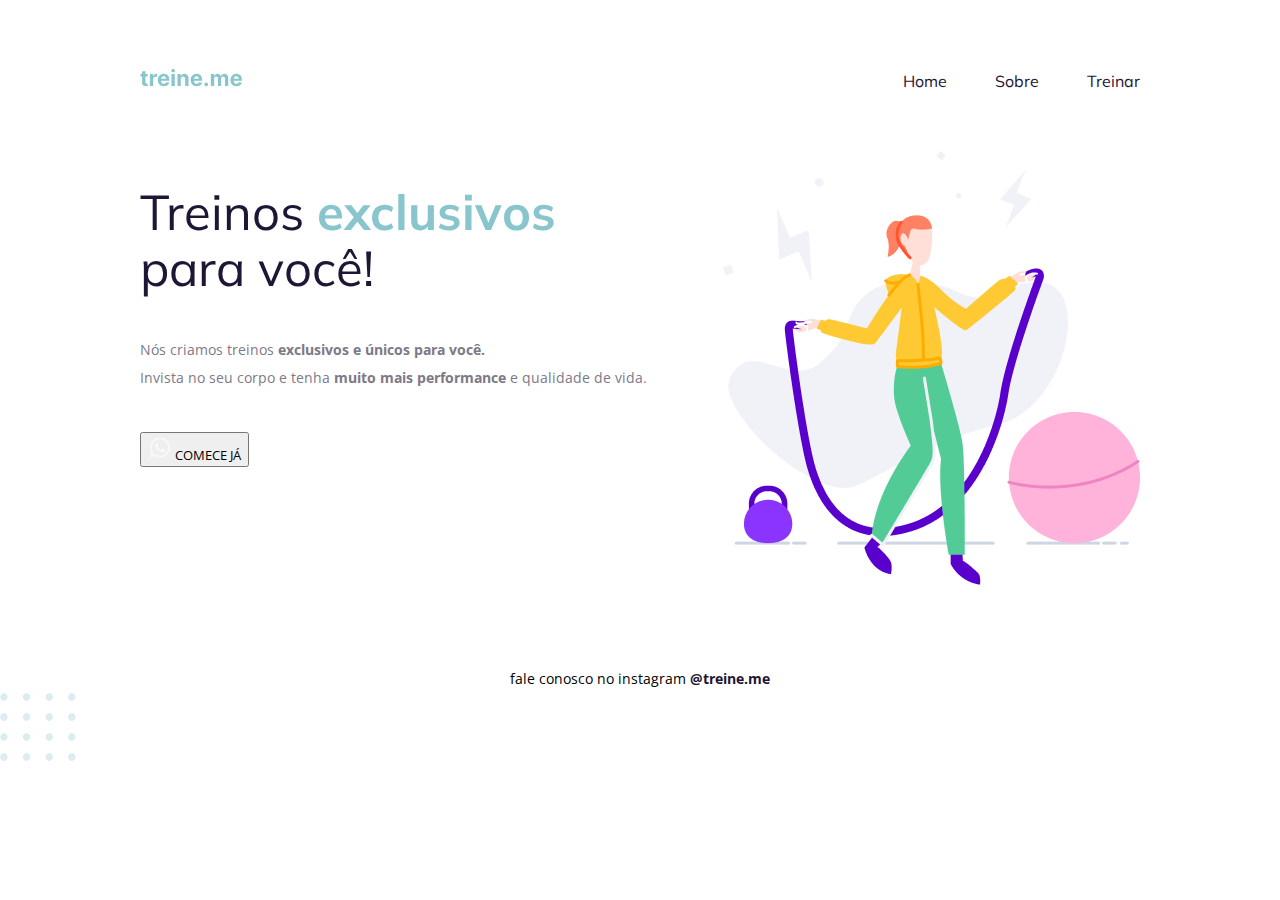
<file: Explorer/Projeto02/index.html>
<!DOCTYPE html>
<html lang="pt-br">
<head>
    <link rel="preconnect" href="https://fonts.googleapis.com">
    <link rel="preconnect" href="https://fonts.gstatic.com" crossorigin>
    
    <meta charset="UTF-8">
    <meta name="viewport" content="width=device-width, initial-scale=1.0">
    <title>Treine me</title>
    
    <link href="https://fonts.googleapis.com/css2?family=Mulish:wght@400;700&family=Open+Sans:wght@400;700&display=swap" rel="stylesheet">  

    <link rel="stylesheet" href="style.css">
</head>
<body>
    <div class="page">            
        <nav>
            <a href="#" id="logo">
                <img src="images/logo.svg" alt="Treine.me" />
            </a>
            <ul>
                <li><a href="#">Home</a></li>
                <li><a href="#">Sobre</a></li>
                <li><a href="#">Treinar</a></li>
            </ul>
        </nav>
        <main>
            <section>
                <h1>Treinos <span>exclusivos</span> para você!</h1>
                <p>
                    Nós criamos treinos <strong>exclusivos e únicos para você.</strong><br />
                    Invista no seu corpo e tenha <strong>muito mais performance</strong> e qualidade de vida.
                </p>
                <button>
                    <img src="images/whats.svg" alt="ícone do Whatsapp" />
                    Comece já
                </button>
            </section>
            <img src="images/img.png" alt="Desenho de uma mulher pulando corda numa academia">
        </main>
        <footer>
            fale conosco no instagram <a href="https://instagram.com/treineme" target="_blank">@treine.me</a>
        </footer>
    </div>
    <img src="images/balls.svg" alt="bolinhas decorativas verdes no canto inferior direito da página">
</body>
</html>
</file>
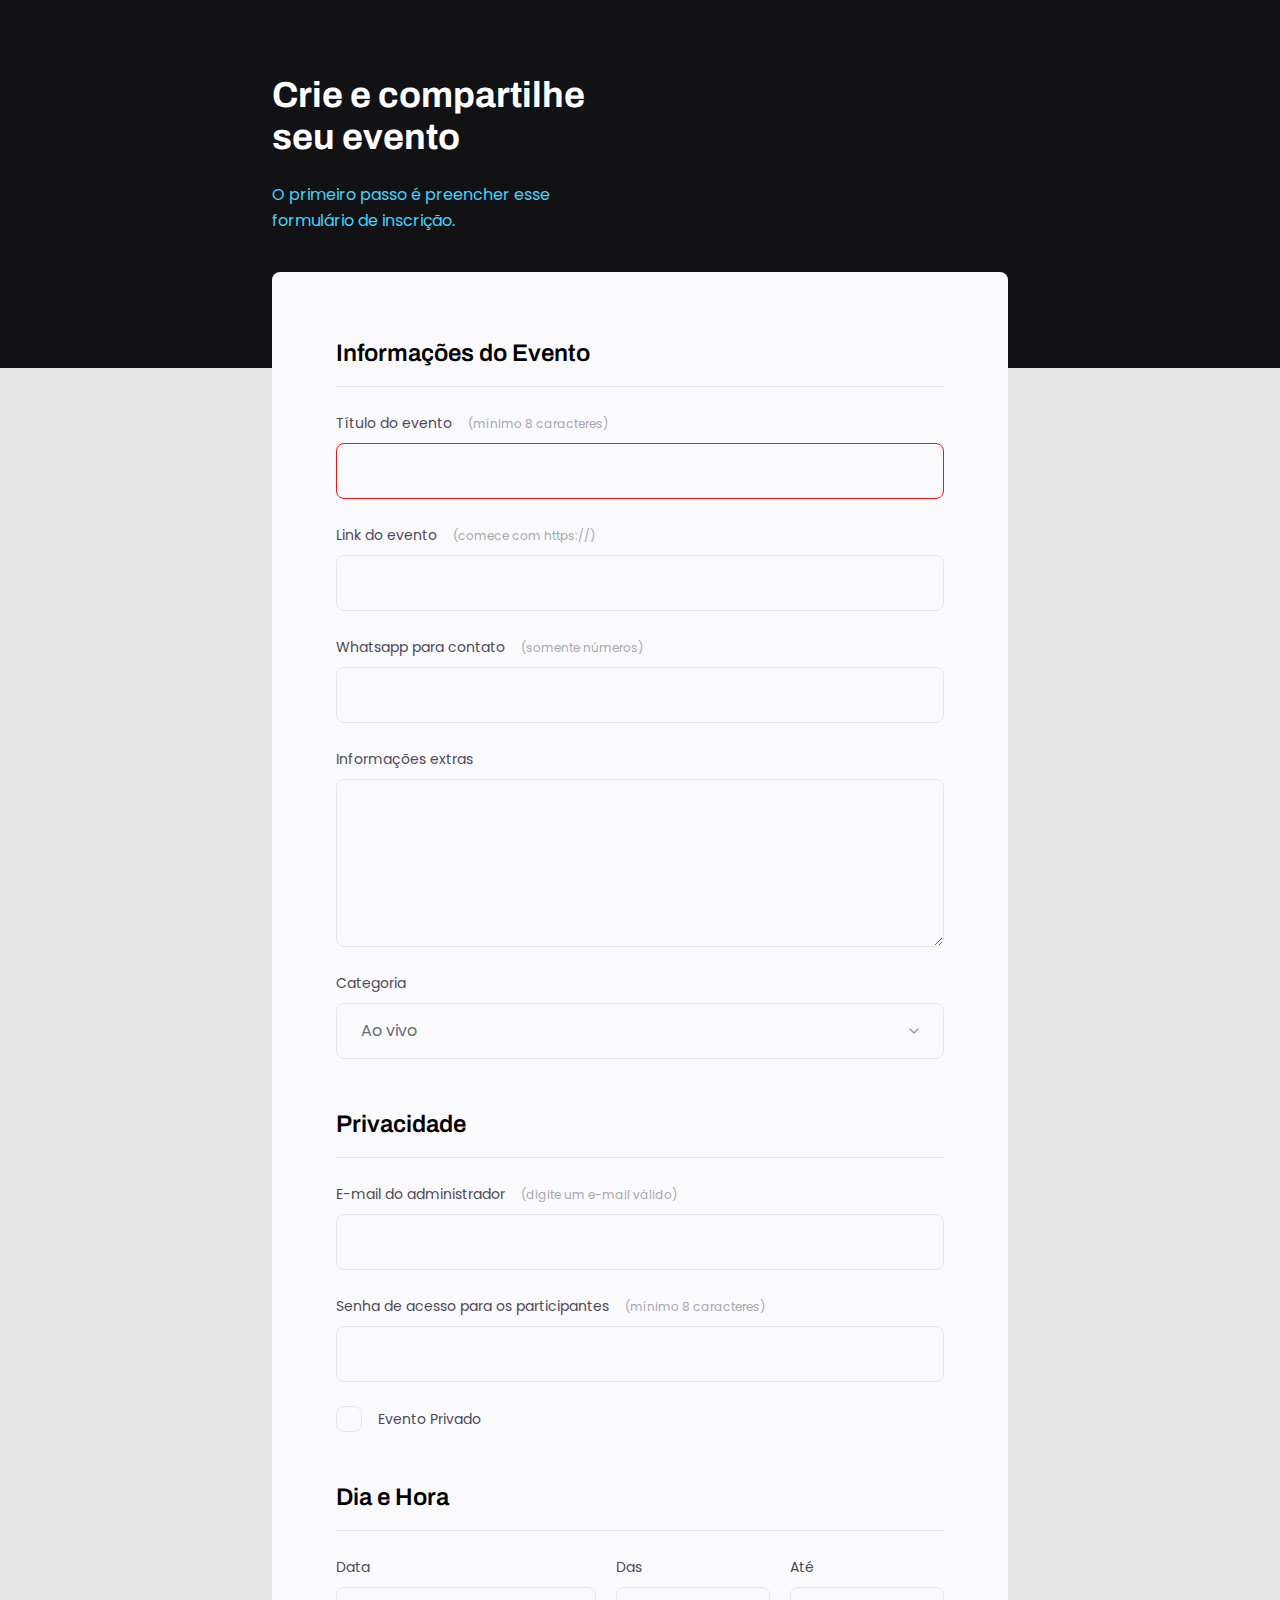
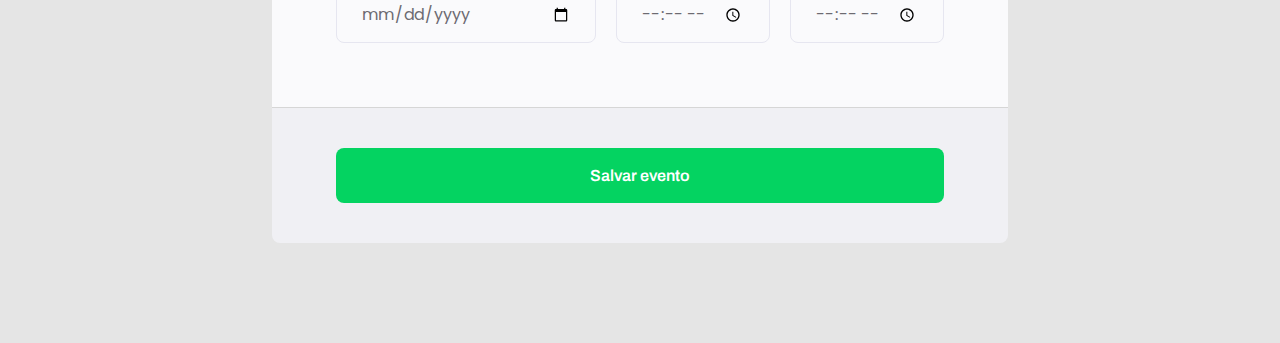
<file: Explorer/Projeto03/index.html>
<!DOCTYPE html>
<html lang="pt-br">
<head>
    <link rel="preconnect" href="https://fonts.googleapis.com">
    <link rel="preconnect" href="https://fonts.gstatic.com" crossorigin>
    <meta charset="UTF-8">
    <meta name="viewport" content="width=device-width, initial-scale=1.0">
    <link href="https://fonts.googleapis.com/css2?family=Archivo:wght@600;700&family=Poppins:wght@400&display=swap" rel="stylesheet">
    <link rel="stylesheet" href="style.css">
    <title>Crie seu evento</title>
</head>
<body>
    <div class="page">
        <header>
            <h1>Crie e compartilhe seu evento</h1>
            <p>O primeiro passo é preencher esse formulário de inscrição.</p>
        </header>
        <form id="my-form">
            <fieldset>
                <div class="fieldset-wrapper">
                    <legend>Informações do Evento</legend>
                    <div class="input-wrapper">
                        <label for="event-title">Título do evento <span>(mínimo 8 caracteres)</span></label>
                        <input type="text" id="event-title" required minlength="8">
                    </div>
                    <div class="input-wrapper">
                        <label for="event-link">Link do evento <span>(comece com https://)</span></label>
                        <input type="url" id="event-link">
                    </div>
                    <div class="input-wrapper">
                        <label for="event-whatsapp">Whatsapp para contato <span>(somente números)</span></label>
                        <input type="number" id="event-whatsapp">
                    </div>
                    <div class="input-wrapper">
                        <label for="event-info">Informações extras</label>
                        <textarea id="event-info"></textarea>
                    </div>
                    <div class="input-wrapper">
                        <label for="event-category">Categoria</label>
                        <select id="event-category">
                            <option value="live">Ao vivo</option>
                            <option value="podcast">Podcast</option>
                            <option value="mentorship">Mentoria</option>
                        </select>
                    </div>
                </div>
            </fieldset>
            <fieldset>
                <div class="fieldset-wrapper">
                    <legend>Privacidade</legend>
                    <div class="input-wrapper">
                        <label for="event-email">E-mail do administrador <span>(digite um e-mail válido)</span></label>
                        <input type="email" id="event-email">
                    </div>
                    <div class="input-wrapper">
                        <label for="event-password">Senha de acesso para os participantes <span>(mínimo 8 caracteres)</span></label>
                        <input type="password" id="event-password" minlength="8">
                    </div>

                    <div class="checkbox-wrapper">
                        <label for="event-private">Evento Privado</label>
                        <input type="checkbox" id="event-private">
                    </div>
                </div>
            </fieldset>
            <fieldset>
                <div class="fieldset-wrapper">
                    <legend>Dia e Hora</legend>

                    <div class="col-3">
                        <div class="input-wrapper">
                            <label for="event-date">Data</label>
                            <input type="date" id="event-date">
                        </div>
                        <div class="input-wrapper">
                            <label for="event-begin">Das</label>
                            <input type="time" id="event-begin">
                        </div>
                        <div class="input-wrapper">
                            <label for="event-end">Até</label>
                            <input type="time" id="event-end">
                        </div>
                    </div>                  
                </div>
            </fieldset>
        </form>
        <footer>
            <button class="button" form="my-form">Salvar evento</button>
        </footer>
    </div>
</body>
</html>
</file>
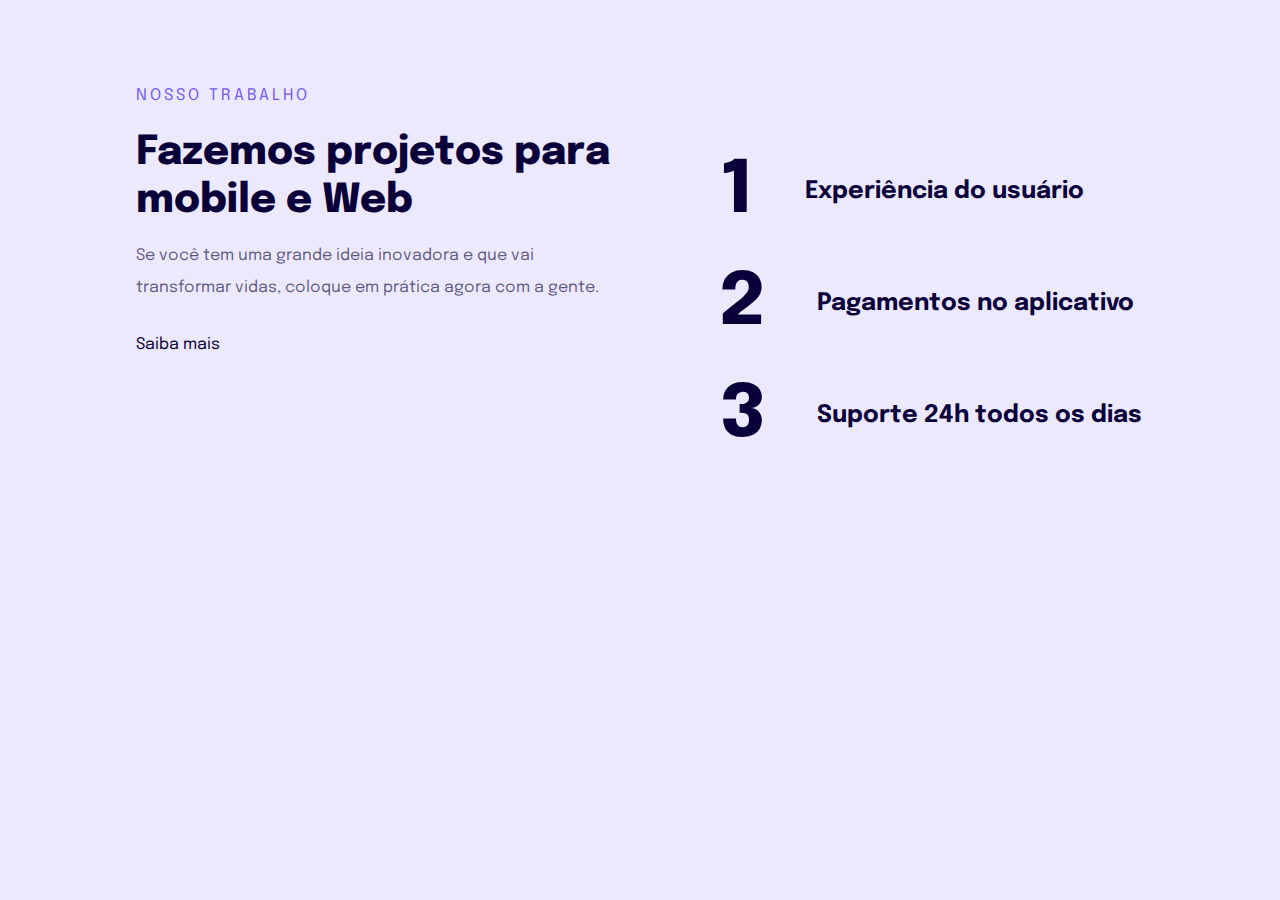
<file: Explorer/Projeto04/index.html>
<!DOCTYPE html>
<html lang="pt-br">
<head>
    <link rel="preconnect" href="https://fonts.googleapis.com">
    <link rel="preconnect" href="https://fonts.gstatic.com" crossorigin>

    <meta charset="UTF-8">
    <meta name="viewport" content="width=device-width, initial-scale=1.0">
    <title>Introdução à Responsividade</title>
    <link rel="stylesheet" href="style.css">

    <link href="https://fonts.googleapis.com/css2?family=Epilogue:wght@400;700;800&display=swap" rel="stylesheet">
</head>
<body>
    <main>
        <div>
            <p>Nosso Trabalho</p>
            <h1>Fazemos projetos para mobile e Web</h1>
            <p>Se você tem uma grande ideia inovadora e que vai transformar vidas, coloque em prática agora com a gente.</p>
            <a href="#">Saiba mais</a>
        </div>

        <ul>
            <li><span>1</span> Experiência do usuário</li>
            <li><span>2</span> Pagamentos no aplicativo</li>
            <li><span>3</span> Suporte 24h todos os dias</li>
        </ul>
    </main>
</body>
</html>
</file>
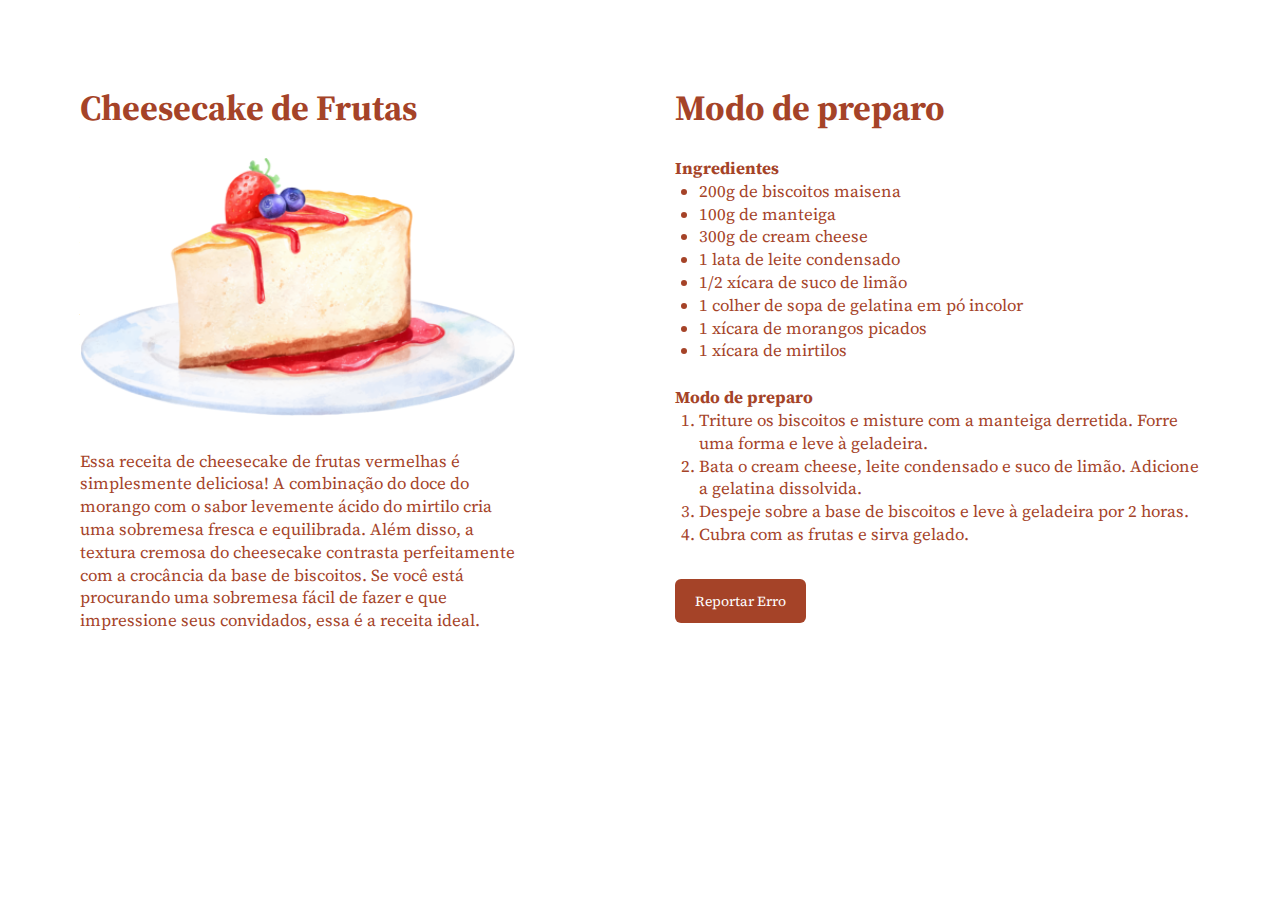
<file: Explorer/Projeto05/index.html>
<!DOCTYPE html>
<html lang="pt-br">
<head>
    <link rel="preconnect" href="https://fonts.googleapis.com">
    <link rel="preconnect" href="https://fonts.gstatic.com" crossorigin>    
    <meta charset="UTF-8">
    <meta name="viewport" content="width=device-width, initial-scale=1.0">
    <title>Cheesecake</title>
    <link rel="stylesheet" href="./style.css">
    <link href="https://fonts.googleapis.com/css2?family=Source+Serif+4:wght@500&family=Source+Serif+Pro:wght@400;700&display=swap" rel="stylesheet">
</head>
<body>
    <main>
        <div class="recipe">
            <h1>Cheesecake de Frutas</h1>
            <img src="./assets/image1.png" alt="imagem de um desenho de um bolo de frutas">
            <p>
                Essa receita de cheesecake de frutas vermelhas é simplesmente deliciosa! 
                A combinação do doce do morango com o sabor levemente ácido do mirtilo 
                cria uma sobremesa fresca e equilibrada. Além disso, a textura cremosa 
                do cheesecake contrasta perfeitamente com a crocância da base de biscoitos. 
                Se você está procurando uma sobremesa fácil de fazer e que impressione 
                seus convidados, essa é a receita ideal.
            </p>
        </div>
        <div class="ingredients">
            <h2>Modo de preparo</h2>
            <strong>Ingredientes</strong>
            <ul>
                <li>200g de biscoitos maisena</li>
                <li>100g de manteiga</li>
                <li>300g de cream cheese</li>
                <li>1 lata de leite condensado</li>
                <li>1/2 xícara de suco de limão</li>
                <li>1 colher de sopa de gelatina em pó incolor</li>
                <li>1 xícara de morangos picados</li>
                <li>1 xícara de mirtilos</li>
            </ul>
            <strong>Modo de preparo</strong>
            <ol>
                <li>Triture os biscoitos e misture com a manteiga derretida. Forre uma forma e leve à geladeira.</li>
                <li>Bata o cream cheese, leite condensado e suco de limão. Adicione a gelatina dissolvida.</li>
                <li>Despeje sobre a base de biscoitos e leve à geladeira por 2 horas.</li>
                <li>Cubra com as frutas e sirva gelado.</li>
            </ol>
            <button>Reportar Erro</button>
        </div>
    </main>
</body>
</html>
</file>
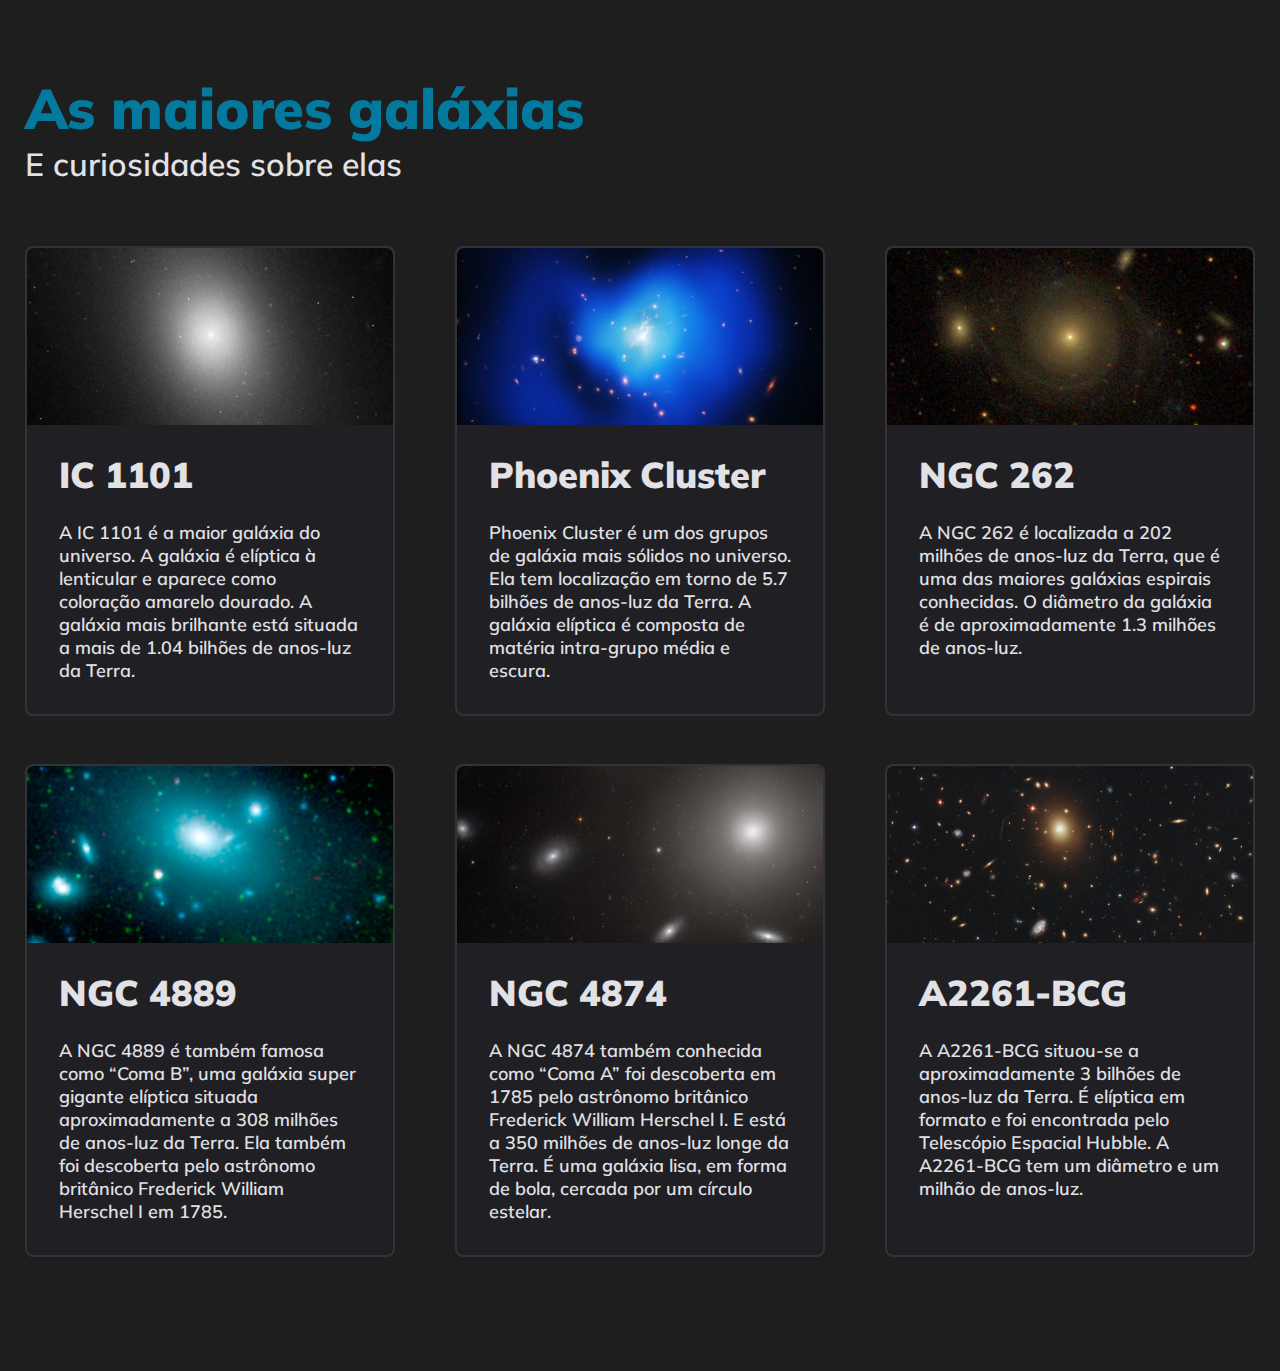
<file: Explorer/Projeto06/index.html>
<!DOCTYPE html>
<html lang="pt-br">
<head>
    <link rel="preconnect" href="https://fonts.googleapis.com">
    <link rel="preconnect" href="https://fonts.gstatic.com" crossorigin>
    <meta charset="UTF-8">
    <meta name="viewport" content="width=device-width, initial-scale=1.0">
    <title>Galaxies</title>
    <link rel="stylesheet" href="./style.css">
    <link href="https://fonts.googleapis.com/css2?family=Mulish:wght@600;900&display=swap" rel="stylesheet">
</head>
<body>
    <header>
        <h1>As maiores galáxias</h1>
        <p>E curiosidades sobre elas</p>
    </header>
    <main>
        <div class="card">
            <img src="./assets/01.jpg" alt="IC 1101">
            <div class="text">
                <h2>IC 1101</h2>
                <p>A IC 1101 é a maior galáxia do universo. A galáxia é elíptica à lenticular e aparece como coloração amarelo dourado. A galáxia mais brilhante está situada a mais de 1.04 bilhões de anos-luz da Terra. </p>
            </div>
        </div>
        <div class="card">
            <img src="./assets/02.jpg" alt="Phoenix Cluster">
            <div class="text">
                <h2>Phoenix Cluster</h2>
                <p>Phoenix Cluster é um dos grupos de galáxia mais sólidos no universo. Ela tem localização em torno de 5.7 bilhões de anos-luz da Terra. A galáxia elíptica é composta de matéria intra-grupo média e escura.</p>
            </div>
        </div>
        <div class="card">
            <img src="./assets/03.jpg" alt="NGC 262">
            <div class="text">
                <h2>NGC 262</h2>
                <p>A NGC 262 é localizada a 202 milhões de anos-luz da Terra, que é uma das maiores galáxias espirais conhecidas. O diâmetro da galáxia é de aproximadamente 1.3 milhões de anos-luz. </p>
            </div>
        </div>
        <div class="card">
            <img src="./assets/04.jpg" alt="NGC 4889">
            <div class="text">
                <h2>NGC 4889</h2>
                <p>A NGC 4889 é também famosa como “Coma B”, uma galáxia super gigante elíptica situada aproximadamente a 308 milhões de anos-luz da Terra. Ela também foi descoberta pelo astrônomo britânico Frederick William Herschel I em 1785.</p>
            </div>
        </div>
        <div class="card">
            <img src="./assets/05.jpg" alt="NGC 4874">
            <div class="text">
                <h2>NGC 4874</h2>
                <p>A NGC 4874 também conhecida como “Coma A” foi descoberta em 1785 pelo astrônomo britânico Frederick William Herschel I. E está a 350 milhões de anos-luz longe da Terra. É uma galáxia lisa, em forma de bola, cercada por um círculo estelar.</p>
            </div>
        </div>
        <div class="card">
            <img src="./assets/06.jpg" alt="A2261-BCG">
            <div class="text">
                <h2>A2261-BCG</h2>
                <p>A A2261-BCG situou-se a aproximadamente 3 bilhões de anos-luz da Terra. É elíptica em formato e foi encontrada pelo Telescópio Espacial Hubble. A A2261-BCG tem um diâmetro e um milhão de anos-luz.</p>
            </div>
        </div>
    </main>
</body>
</html>
</file>
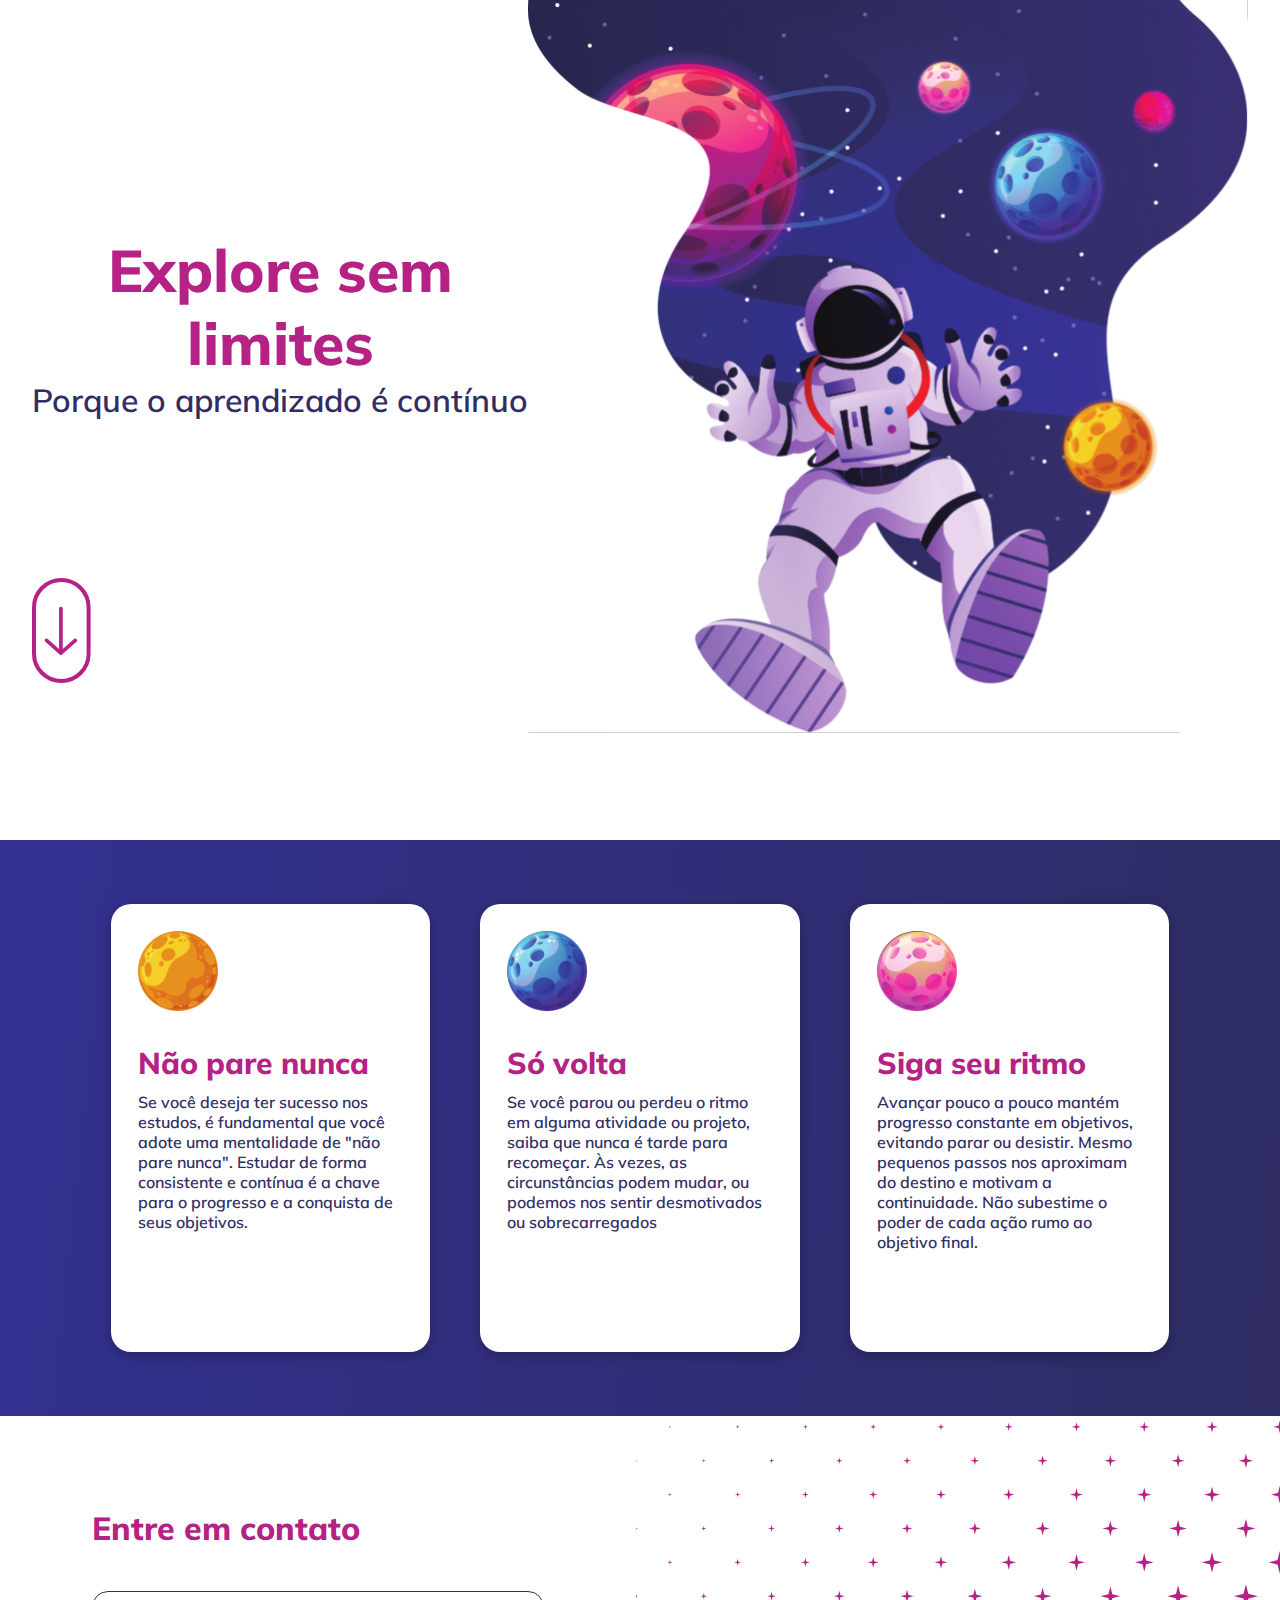
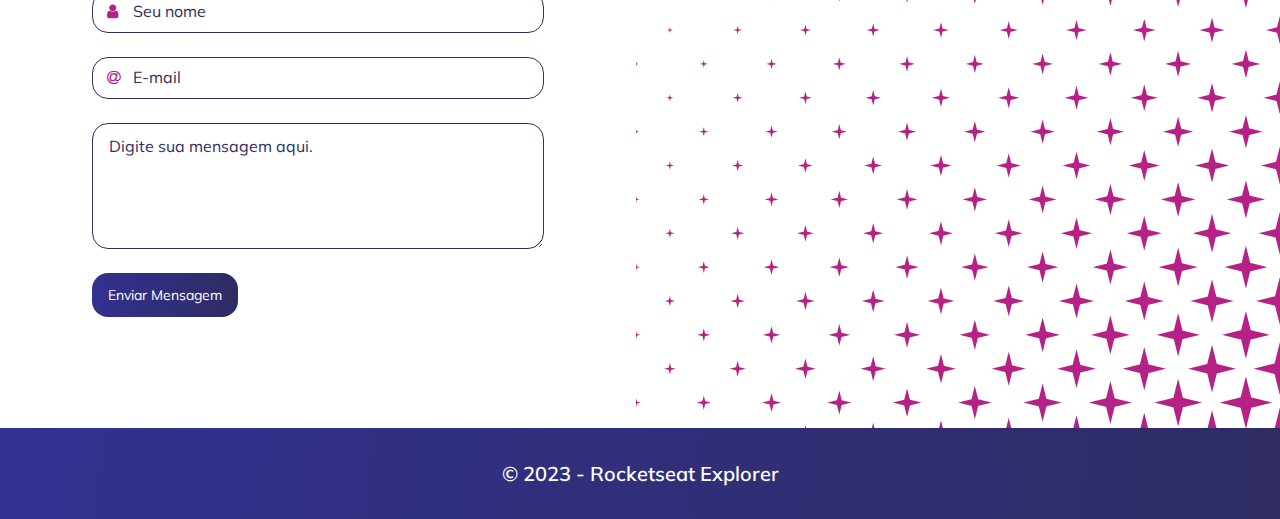
<file: Explorer/Projeto10/index.html>
<!DOCTYPE html>
<html lang="pt-br">
<head>
    <link rel="preconnect" href="https://fonts.googleapis.com">
    <link rel="preconnect" href="https://fonts.gstatic.com" crossorigin>
    <meta charset="UTF-8">
    <meta name="viewport" content="width=device-width, initial-scale=1.0">
    <title>Explore sem limites</title>
    <link rel="stylesheet" href="./style.css">
    <link href="https://fonts.googleapis.com/css2?family=Mulish:wght@600;800&display=swap" rel="stylesheet">
    <link rel="stylesheet" href="https://cdnjs.cloudflare.com/ajax/libs/font-awesome/4.7.0/css/font-awesome.min.css">
</head>
<body>
    <main class="container">
        <section class="home">
            <img src="./assets/astronaut.svg" alt="Ilustração de um astronauta no espaço, com vários planetas e estrelas ao redor dele" class="main-image">
            <div class="content">
                <div class="title">
                    <h1>Explore sem limites</h1>
                    <p>Porque o aprendizado é contínuo</p>
                </div>
                <a href="#items">
                    <img src="./assets/arrow-down.svg" alt="Seta para baixo" class="arrow-image"/>
                </a>
            </div>
        </section>
        <section class="items" id="items">
            <article class="card">
                <img src="./assets/yellow-planet.svg" alt="Planeta amarelo">
                <h2>Não pare nunca</h2>
                <p>Se você deseja ter sucesso nos estudos, é fundamental que você adote uma mentalidade de "não pare nunca". Estudar de forma consistente e contínua é a chave para o progresso e a conquista de seus objetivos.</p>
            </article>
            <article class="card">
                <img src="./assets/blue-planet.svg" alt="Planeta azul">
                <h2>Só volta</h2>
                <p>Se você parou ou perdeu o ritmo em alguma atividade ou projeto, saiba que nunca é tarde para recomeçar. Às vezes, as circunstâncias podem mudar, ou podemos nos sentir desmotivados ou sobrecarregados</p>
            </article>
            <article class="card">
                <img src="./assets/pink-planet.svg" alt="Planeta rosa">
                <h2>Siga seu ritmo</h2>
                <p>Avançar pouco a pouco mantém progresso constante em objetivos, evitando parar ou desistir. Mesmo pequenos passos nos aproximam do destino e motivam a continuidade. Não subestime o poder de cada ação rumo ao objetivo final.</p>
            </article>
        </section>
        <section class="contact">
            <div class="content">
                <h2>Entre em contato</h2>
                <form action="" class="contact-form">
                    <div class="input-icons">
                        <i class="fa fa-user icon"></i>
                        <input type="text" name="" id="" placeholder="Seu nome">
                    </div>
                    <div class="input-icons">
                        <i class="fa fa-at icon"></i>
                        <input type="email" name="" id="" placeholder="E-mail">
                    </div>
                    <textarea placeholder="Digite sua mensagem aqui."></textarea>
                </form>
                <button>Enviar Mensagem</button>                
            </div>
            <img src="./assets/stars.svg" alt="Ilustração decorativa com estrelas de vários tamanhos" class="stars">
        </section>
    </main>
    <footer>
        <p>© 2023 - Rocketseat Explorer</p>
    </footer>
</body>
</html>
</file>
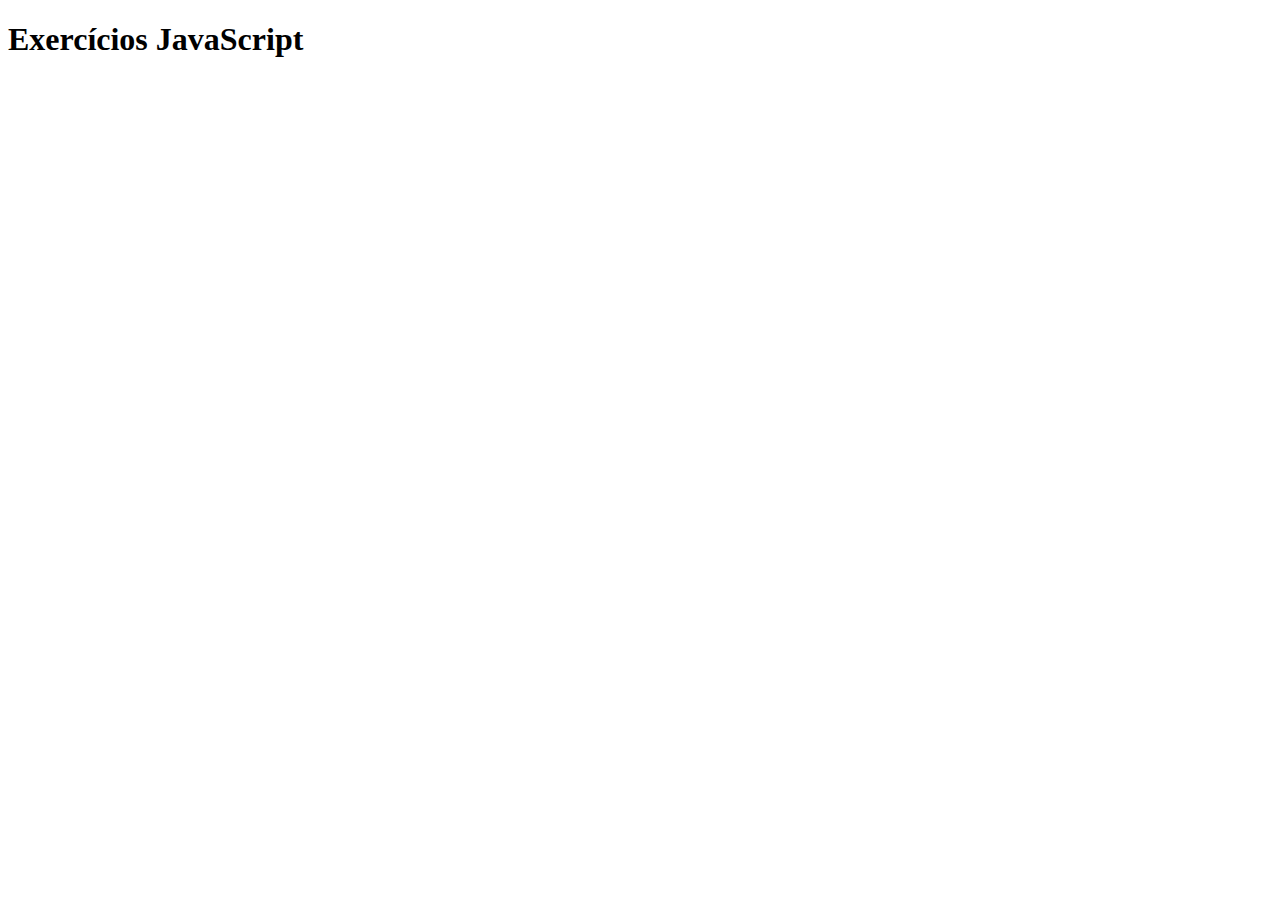
<file: Explorer/Projeto11/index.html>
<!DOCTYPE html>
<html lang="pt-br">
<head>
  <meta charset="UTF-8">
  <meta http-equiv="X-UA-Compatible" content="IE=edge">
  <meta name="viewport" content="width=device-width, initial-scale=1.0">
  <title>Exercícios JavaScript</title>
</head>
<body>
  <h1>Exercícios JavaScript</h1>

  <script src="main.js"></script>
</body>
</html>
</file>
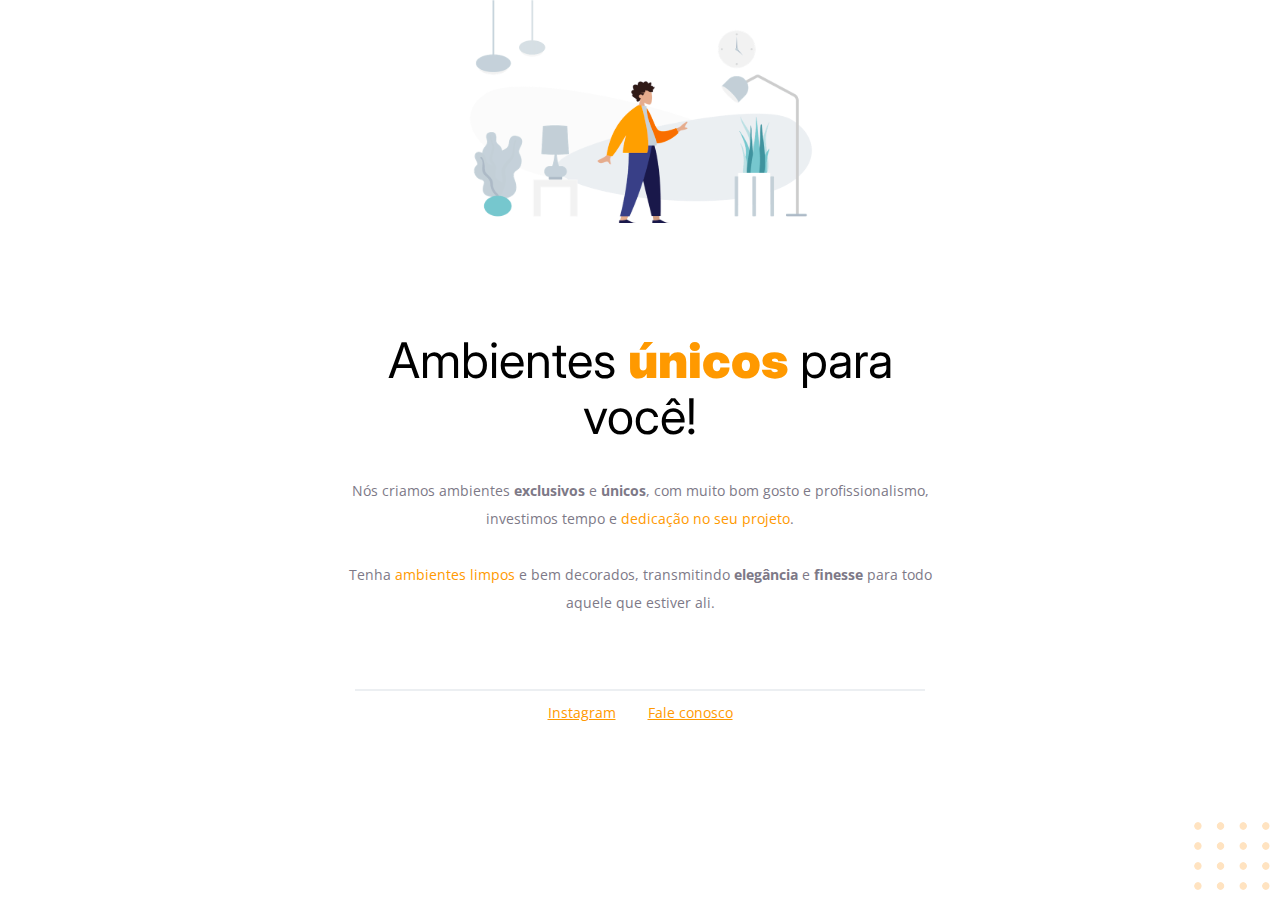
<file: Explorer/Projeto01/Desafio1/index.html>
<!DOCTYPE html>
<html lang="pt-br">
<head>
    <link rel="preconnect" href="https://fonts.googleapis.com" />
    <link rel="preconnect" href="https://fonts.gstatic.com" crossorigin />

    <meta charset="UTF-8">
    <meta name="viewport" content="width=device-width, initial-scale=1.0">

    <title>Móveis customizados</title>

    <link 
        href="https://fonts.googleapis.com/css2?family=Inter:wght@400;700&family=Open+Sans:wght@400;700&display=swap" 
        rel="stylesheet"
    />
    <link rel="stylesheet" href="style.css" />
</head>
<body>
    <div id="hero">
        <img 
            src="images/img1.svg" 
            alt="Desenho de uma pessoa vestindo uma camisa amarela em uma sala com móveis"
        />

        <h1>
            Ambientes <span><strong>únicos</strong></span> para
            você!
        </h1>
        <p>
            Nós criamos ambientes <strong>exclusivos</strong> e
            <strong>únicos</strong>, com muito bom gosto e profissionalismo,
            investimos tempo e <span>dedicação no seu projeto</span>.
            
            <br />
            <br />
            
            Tenha <span>ambientes limpos</span> e bem decorados,
            transmitindo <strong>elegância</strong> e
            <strong>finesse</strong> para todo aquele que estiver ali.
        </p>
    </div>
    <div id="footer">
        <div class="line"></div>
        <a target="_blank" href="https://instagram.com/moveisparavoce">Instagram</a>
        <a href="mailto:contato@moveisparavoce.com">Fale conosco</a>
    </div>
    <img 
        id="balls"
        src="images/balls.svg" 
        alt="Bolinhas alaranjadas no canto direito inferior da tela"
    />
</body>
</html>
</file>
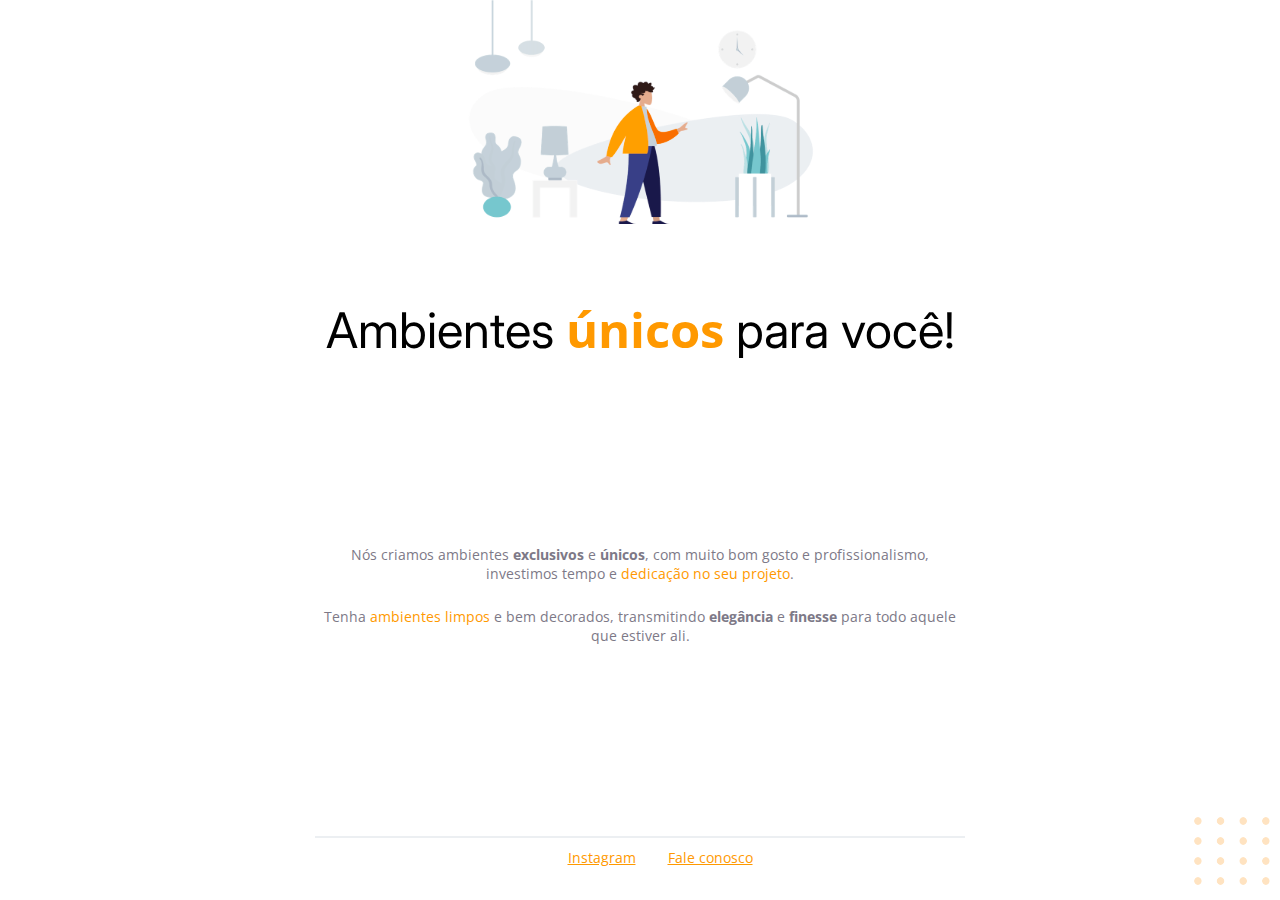
<file: Explorer/Projeto01/MinhaVersao/index.html>
<!DOCTYPE html>
<html lang="en">
  <head>
    <meta charset="UTF-8" />
    <meta name="viewport" content="width=device-width, initial-scale=1.0" />
    <link rel="preconnect" href="https://fonts.googleapis.com" />
    <link rel="preconnect" href="https://fonts.gstatic.com" crossorigin />
    <link
      href="https://fonts.googleapis.com/css2?family=Inter:wght@400;700&family=Open+Sans:wght@400;700&display=swap"
      rel="stylesheet"
    />
    <link rel="stylesheet" href="styles.css" />
    <title>Projeto 01 - Explorer</title>
  </head>
  <body>
    <div class="conteudo">
      <header>
        <img
          src="./assets/imagem-home.svg"
          alt="ilustração de um homem em uma sala"
        />
        <h1>
          Ambientes <span class="laranja"><strong>únicos</strong></span> para
          você!
        </h1>
      </header>
      <main>
        <section class="texto-principal">
          <p>
            Nós criamos ambientes <strong>exclusivos</strong> e
            <strong>únicos</strong>, com muito bom gosto e profissionalismo,
            investimos tempo e
            <span class="laranja">dedicação no seu projeto</span>.
          </p>
          <p>
            Tenha <span class="laranja">ambientes limpos</span> e bem decorados,
            transmitindo <strong>elegância</strong> e
            <strong>finesse</strong> para todo aquele que estiver ali.
          </p>
        </section>
      </main>
      <footer>
        <hr />
        <ul class="links-footer">
          <li><a href="#">Instagram</a></li>
          <li><a href="#">Fale conosco</a></li>
        </ul>
      </footer>
    </div>
    <div class="bolas-decorativas">
      <img src="./assets/bolas.svg" />
    </div>
  </body>
</html>
</file>
<file: Explorer/Projeto02/style.css>
body {
    margin: 0;
    font-family: 'Open Sans', sans-serif;
}

.page {
    width: 1000px;
    margin: 65px auto 0;
}

nav {
    display: flex;
    justify-content: space-between;
    align-items: center;
    margin-bottom: 55px;
}

ul {
    display: flex;
    gap: 48px;
    list-style: none;
    margin: 0;
    padding: 0;
}

a {
    color: #1F1534;
    text-decoration: none;
}

ul li a:hover {
    font-weight: bold;
}

h1, ul {
    font-family: 'Mulish', sans-serif;
}

main {
    display: flex;
    justify-content: space-between;
}

h1 {
    font-size: 49px;
    line-height: 56px;
    color: #1F1534;
    font-weight: normal;
    width: 490px;
}

h1 span {
    color: #89C5CC;
    font-weight: bold;
}

section p {
    font-size: 14px;
    line-height: 28px;
    color: #7D7987;
    margin: 40px 0;
}

button {
    font-family: 'Open Sans', sans-serif;
    text-transform: uppercase;
}

footer {
    text-align: center;
    font-size: 14px;
    line-height: 28px;
    margin-top: 80px;
}

footer a {
    font-weight: bold;
}
</file>
<file: Explorer/Projeto03/style.css>
* {
    margin: 0;
    padding: 0;
    box-sizing: border-box;
}

body, input, select, textarea {
    font-family: 'Poppins', sans-serif;
}

body {
    background: #E5E5E5;
}

body::before {
    content: '';
    width: 100%;
    height: 368px;
    position: absolute;
    top: 0;
    left: 0;
    z-index: -1;
    background: #121214
}

.page {
    width: 736px;
    margin: auto;
}

header{
    width: 319px;
    margin-top: 74px;
}

header h1 {
    font-family: 'Archivo', sans-serif;
    font-weight: bold;
    font-size: 36px;
    line-height: 42px;
    color: white;
    margin-bottom: 24px;
}

header p {
    font-size: 16px;
    line-height: 26px;
    color: #42D3FF;
}

form {
    background: #FAFAFC;
    min-height: 300px;
    margin-top: 38px;
    border-radius: 8px 8px 0 0;
    padding: 64px;
    display: flex;
    flex-direction: column;
    gap: 48px;
}

fieldset{
    border: none;
}

.fieldset-wrapper{
    display: flex;
    flex-direction: column;
    gap: 24px;
}

fieldset legend {
    font-family: 'Archivo', sans-serif;
    font-weight: 600;
    font-size: 24px;
    line-height: 34px;
    width: 100%;
    border-bottom: 1px solid #E6E6F0;
    padding-bottom: 16px;
}

.input-wrapper {
    display: flex;
    flex-direction: column;
}

.checkbox-wrapper {
    position: relative;
}

.checkbox-wrapper input {
    position: absolute;
    top: 0;
    left: 0;
    width: 24px;
    height: 24px;
    opacity: 0;
}

.checkbox-wrapper input:checked + label::before {
    background: url("data:image/svg+xml,%3Csvg width='18' height='14' viewBox='0 0 18 14' fill='none' xmlns='http://www.w3.org/2000/svg'%3E%3Cpath d='M6 11.17L1.83 7L0.410004 8.41L6 14L18 2L16.59 0.589996L6 11.17Z' fill='%2342D3FF'/%3E%3C/svg%3E%0A");
}

.checkbox-wrapper input:focus + label::before {
    outline: 2px solid black;
}

.input-wrapper label, .checkbox-wrapper label {
    font-size: 14px;
    line-height: 24px;
    color: #4E4958;
    margin-bottom: 8px;
}

.checkbox-wrapper label {
    display: flex;
    align-items: center;
    gap: 16px;
    margin: 0;
}

.checkbox-wrapper label::before {
    content: '';
    width: 24px;
    height: 24px;
    border: 1px solid #E6E6F0;
    border-radius: 8px;
    display: block;
}

.input-wrapper label span {
    margin-left: 12px;
    font-size: 12px;
    line-height: 20px;
    color: #A9A7AF;
}

.input-wrapper label span:hover {
    color: #6C6A71;
}

.input-wrapper input, .input-wrapper textarea, .input-wrapper select {
    background: #FAFAFC;
    border: 1px solid #E6E6F0;
    border-radius: 8px;
    height: 56px;
    padding: 0 24px;
    font-size: 16px;
    line-height: 26px;
    color: #6C6A71;
}

.input-wrapper textarea {
    padding: 15px 24px;
    height: 168px;
}

.input-wrapper select{
    appearance: none;
    -webkit-appearance: none;

    background-image: url("data:image/svg+xml,%3Csvg width='10' height='6' viewBox='0 0 10 6' fill='none' xmlns='http://www.w3.org/2000/svg'%3E%3Cpath d='M1 1L5 5L9 1' stroke='%239C98A6' stroke-width='1.5' stroke-linecap='round' stroke-linejoin='round'/%3E%3C/svg%3E%0A");
    background-repeat: no-repeat;
    background-position: right 24px top 50%;
}

input:invalid {
    border: 1px solid #FF1010;
}

.col-3 {
    display: flex;
    gap: 20px;
}

.col-3 > div:nth-child(1) {
    width: 100%;
}

footer {
    background: #F0F0F4;
    height: 136px;
    display: flex;
    flex-direction: column;
    padding: 40px 64px;
    margin-bottom: 100px;
    border-top: 1px solid #D6D6D6;
    border-radius: 0 0 8px 8px;
}

footer .button {
    height: 56px;
    background: #04D361;
    border: 0;
    border-radius: 8px;
    font-family: 'Archivo', sans-serif;
    font-weight: 600;
    font-size: 16px;
    line-height: 26px;
    color: #FFFFFF;

}

footer .button:hover {
    background: #08A04C;
}
</file>
<file: Explorer/Projeto04/style.css>
*{
    margin: 0;
    padding: 0;
    box-sizing: border-box;
}

:root {
    font-size: 62.5%;
}

body {
    font-family: 'Epilogue', sans-serif;
    background: #ECE9FD;
    padding: 6rem 2.3rem 6.6rem;
    font-size: 1.6rem;
}

ul {
    list-style: none;
}

main {
    max-width: 33rem;
    margin: 0 auto;
}

h1 {
    font-size: 4rem;
    font-weight: 800;
    line-height: 4.8rem;
    color: #090039;
    margin-bottom: 1.5rem;
}

main p:first-child{
    color: #7158EF;
    letter-spacing: 3px;
    text-transform: uppercase;
    line-height: 3.2rem;
    margin-bottom: 1.7rem;
}

h1 + p {
    color: rgba(10,0,57,0.64);
    line-height: 3.2rem;
    margin-bottom: 3.2rem;

}

a {
    color: #090039;
    text-decoration: none;
}

a:hover {
    font-weight: bold;
}

ul {
    margin-top: 7.2rem;
}

ul li {
    font-weight: 700;
    font-size: 2.4rem;
    line-height: 3.2rem;
    color: #090039;
    max-width: 25.7rem;
    display: flex;
    gap: 3.8rem;
    
}

ul li span {
    font-weight: 800;
    font-size: 7.2rem;
    line-height: 8rem;
    letter-spacing: -2px;
    color: #090039;
}

ul li + li {
    margin-top: 3.2rem;
}

@media(min-width: 700px){
    body {
        padding: 8rem;
    }
    main{
        max-width: 90%;
        display: flex;
        gap: 10rem;
    }
    
    main > div {
        max-width: 484px;
    }

    ul li {
        gap: 5.3rem;
        max-width: 450px;
        align-items: center;
    }
}
</file>
<file: Explorer/Projeto05/style.css>
* {
    margin: 0;
    padding: 0;
    box-sizing: border-box;
    -webkit-font-smoothing: antialiased;
    -moz-osx-font-smoothing: grayscale;
}

:root {
    font-family: 'Source Serif Pro', serif;
    font-size: 62.5%;
}

body {
    color: #A54328;
}

main {
    max-width: 32rem;
    margin-inline: auto;
    padding: 5.6rem 4rem;
    box-sizing: content-box;
    display: flex;
    flex-direction: column;
    gap: 3.2rem;
}

img {
    width: 100%;
    margin-block: 3.2rem;
}

button {
    font-family: 'Source Serif 4', serif;
    background-color: #A54328;
    color: white;
    padding: .8rem 1.2rem;
    border: 0;
    border-radius: .6rem;
    margin-top: 3.2rem;
}

h1, h2 {
    font-size: clamp(2.8rem, 2vw + 1rem, 4rem);
    line-height: clamp(3.6rem, 2vw + 1rem, 5rem);
}

h2 {
    margin-bottom: 3.2rem;
}

p, li, strong {
    font-size: clamp(1.4rem, 1vw + 0.4rem, 2rem);
    line-height: clamp(1.8rem, 1vw + 1rem, 2.5rem);
}

ul, ol {
    padding-left: 2.4rem;
}

ul {
    margin-bottom: 2.4rem;
}

@media (min-width: 1120px){
    main{
        flex-direction: row;
        max-width: fit-content;
        gap: 16rem;
        padding: 9rem 6rem;
    }

    .recipe {
        max-width: 43.5rem;
    }

    .ingredients {
        max-width: 52.5rem;
    }

    /* h1, h2 {
        font-size: 4rem;
        line-height: 5rem;
    }

    p, li, strong {
        font-size: 2rem;
        line-height: 2.5rem;

    } */

    button{
        padding: 1rem 2rem;
        font-size: 1.4rem;
        line-height: 2.4rem;
    }

}
</file>
<file: Explorer/Projeto06/style.css>
* {
    margin: 0;
    padding: 0;
    box-sizing: border-box;
}

:root {
    font-family: "Mulish", sans-serif;
    font-size: 62.5%;
    font-weight: 600;
    color: #E1E1E6;
}

body {
    background: #1E1E1E;
    width: 100vw;
    padding-top: 7.2rem;
    display: grid;
    justify-content: center;
}

h1, h2 {
    font-weight: 900;
}

h1 {
    color: #02799D;
    font-size: 5.6rem;
    line-height: 7.2rem;
}

header p {
    font-size: 3.2rem;
    line-height: 4rem;
}

main {
    display: grid;
    grid-template-columns: repeat(3, 370px);
    gap: 4.8rem 6rem;
    margin: 6.2rem 0 11.4rem;
}

.card {
    background-color: #202024;
    border: 2px solid #323238;
    border-radius: 8px;
}

.text { 
    padding: 2.4rem 3.2rem 3.2rem;
}

img {
    width: 100%;
    overflow: hidden;
    border-radius: 8px 8px 0 0;
}

h2 {
    font-size: 3.6rem;
    margin-bottom: 2.4rem;
}

.card p {
    font-size: 1.8rem;
}
</file>
<file: Explorer/Projeto10/style.css>
*{
    box-sizing: border-box;
    margin: 0;
    padding: 0;
}

:root {
    --base-hue: 242;
    font-size: 62.5%;
    --color-background: #FFFFFF;
    --color-text: #312D64;
    --color-title: #B52184;
    --color-main-500: hsl(var(--base-hue), 50%, 38%);
    --color-main-600: hsl(var(--base-hue), 47%, 35%);
    --color-main-700: hsl(var(--base-hue), 38%, 28%);
    --color-main-800: hsl(var(--base-hue), 35%, 25%);
    --linear-background: linear-gradient(96.21deg, var(--color-main-500) 0%, var(--color-main-700) 99.68%);
    --linear-background-darker: linear-gradient(96.21deg, var(--color-main-600) 0%, var(--color-main-800) 99.68%);
}

html, body, input, textarea, button {
    font-family: 'Mulish', sans-serif;
}

body {
    font-size: 1.6rem;
    font-weight: 600;
    background-color: var(--color-background);
    color: var(--color-text);
}

main {
    display: flex;
    flex-direction: column;
    align-items: center;
    justify-content: center;
}

h1, h2 {
    font-weight: 800;
    color: var(--color-title);

}

h1 {
    font-size: 3.2rem;
    line-height: 4rem;
}

section {
    width: 100%;
}

.home {
    height: 68rem;
    display: flex;
    flex-direction: column;
    align-items: center;
    text-align: center;
    padding: 0 3.2rem;
}

.home .main-image {
    max-width: 36.4rem;
    margin-bottom: 1.7rem;
}

.home .title {
    margin-bottom: 3.5rem;
}

.home p {
    font-size: 2.0rem;
    line-height: 2.5rem;
}

.home .arrow-image {
    height: 10.5rem;
}

.items {
    background-image: var(--linear-background);
    padding: 5.2rem 4rem;
    display: flex;
    flex-direction: column;
    gap: 5rem;
}

.items .card {
    background-color: var(--color-background);
    border-radius: 2rem;
    padding: 2.7rem;
    box-shadow: 0 3.5px 13.5px rgba(0, 0, 0, 0.25);
}

.items img {
    width: 8rem;
    margin-bottom: 3rem;
}

.items h2 {
    font-size: 3rem;
    line-height: 3.7rem;
    margin-bottom: 1rem;
}

.items p {
    font-size: 1.6rem;
    line-height: 2rem;
}

.contact {
    padding: 7.8rem 4rem;
    display: flex;
    flex-direction: column;
}

.contact h2 {
    font-size: 3.2rem;
    line-height: 4rem;
    margin-bottom: 4.3rem;
}

.contact form {
    display: flex;
    flex-direction: column;
    gap: 2.4rem;
    margin-bottom: 2.4rem;
}

.contact-form input, .contact-form textarea {
    border: 1.5px solid var(--color-text);
    border-radius: 1.6rem;
    padding: 1.2rem 1.6rem;
}

.contact-form input {
    border: 1.5px solid var(--color-text);
    border-radius: 1.6rem;
    padding-left: 4rem;
}

.contact-form textarea {
    min-height: 12.6rem;
}

.contact-form input::placeholder, .contact-form textarea::placeholder{
    color: var(--color-text);
    font-size: 1.6rem;
    line-height: 2rem;
}

.input-icons input{
    width: 100%;
}

.input-icons i {
    position: absolute;
    color: var(--color-title);
}

.icon {
    padding: 1.2rem 1.5rem;
}

.contact button {
    background-image: var(--linear-background);
    color: var(--color-background);
    border: none;
    border-radius: 1.6rem;
    padding: 1rem 1.6rem;
    font-size: 1.4rem;
    line-height: 2.4rem;
}

.contact button:hover  {
    background-image: var(--linear-background-darker);
}

.stars {
    display: none;
}

footer {
    background-image: var(--linear-background);
    padding: 3.2rem 1.6rem;
}

footer p {
    color: var(--color-background);
    font-size: 2rem;
    line-height: 2.7rem;
    text-align: center;
}

@media (min-width: 1210px){
    h1 {
        font-size: 5.9rem;
        line-height: 7.3rem;
    }

    .home {
        height: 84rem;
        flex-direction: row-reverse;
        align-items: start;
    }

    .home .main-image {
        max-width: 72rem;        
    }

    .home .content {
        display: flex;
        flex-direction: column;
        justify-content: end;
        height: 100%;
    }

    .home .title {
        margin-bottom: 0;
        display: flex;
        flex-direction: column;
        justify-content: end;
        height: 50%;
    }

    .home a {
        height: 50%;
        display: flex;
        flex-direction: column;
        align-items: start;
        justify-content: center;
    }
    
    .home p {
        font-size: 3.2rem;
        line-height: 4rem;
    }

    .items, .contact {
        flex-direction: row;
        justify-content: space-between;
    }

    .items {
        padding: 6.4rem 11.1rem;
    }

    .card {
        width: 36.6rem;
        height: 44.8rem;
    }

    .contact {
        padding: 0;
    }

    .contact .content {
        width: 50%;
        padding: 9.2rem
    }

    .contact img {
        width: 64.4rem;
    }

    .stars {
        display: block;
    }
}
</file>
<file: Explorer/Projeto01/Desafio1/style.css>
body {
    font-family: 'Open Sans', sans-serif;
    text-align: center;
    margin: 0;
}

#hero {
    width: 592px;
    margin: 0 auto 72px;
}

#hero img {
    margin-bottom: 72px;
}

h1 {
    font-family: 'Inter', sans-serif;
    font-size: 49px;
    line-height: 56px;
    font-weight: normal;
    margin-bottom: 32px;
}

h1 span {
    font-weight: bold;
}

span, a {
    color: #FF9900;
}

p, #footer {
    color: #7D7987;
    font-size: 14px;
    line-height: 28px;
}

#footer a + a {
    margin-left: 28px;
}

.line {
    width: 568px;
    height: 0px;
    margin: 0 auto 8px;
    border: 1px #ECEFF2 solid;
}

#balls {
    position: fixed;
    bottom: 0px;
    right: 0px;
}
</file>
<file: Explorer/Projeto01/MinhaVersao/styles.css>
*,
*::before,
*::after {
  box-sizing: border-box;
}

* {
  font-family: "Open Sans", sans-serif;
}

body {
  min-height: 100vh;
  text-rendering: optimizeSpeed;
  display: flex;
  flex-direction: column;
  align-items: center;
  margin: 0;
  padding: 0;
}

header{
  display: flex;
  flex-direction: column;
  align-items: center;
  gap: 72px;
}

header > img {
  width: 350px;
}

h1 {
  font-weight: 400;
  font-family: "Inter"; sans-serif;
  font-size: 49px;
  text-align: center;
  margin: 0;
}

main {
  display: flex;
  flex-direction: column;
  align-items: center;
}

p {
  color: #7d7987;
  text-align: center;
  font-size: 14px;
  margin: 0;
}

footer {
  width: 100%;
  display: flex;
  flex-direction: column;
  align-items: center;
  margin-bottom: 32px;
}

ul {
  list-style: none;
}

hr {
  border: 1px solid #eceff2;
  width: 100%;
}

.conteudo {
  display: flex;
  flex-direction: column;
   justify-content: space-between;
   min-height: 100vh;
  width: 50vw;
  min-width: 650px;
}

.texto-principal{
 display: flex;
  flex-direction: column;
  gap: 24px;
}

.links-footer {
  display: flex;
  gap: 32px;
  margin: 0;
}

.links-footer > li > a {
    font-size: 14px;
    color: #ff9900;
}

.laranja {
  color: #ff9900;
}

.bolas-decorativas {
  position: absolute;
  bottom: 0;
  right: 0;
}
</file>
